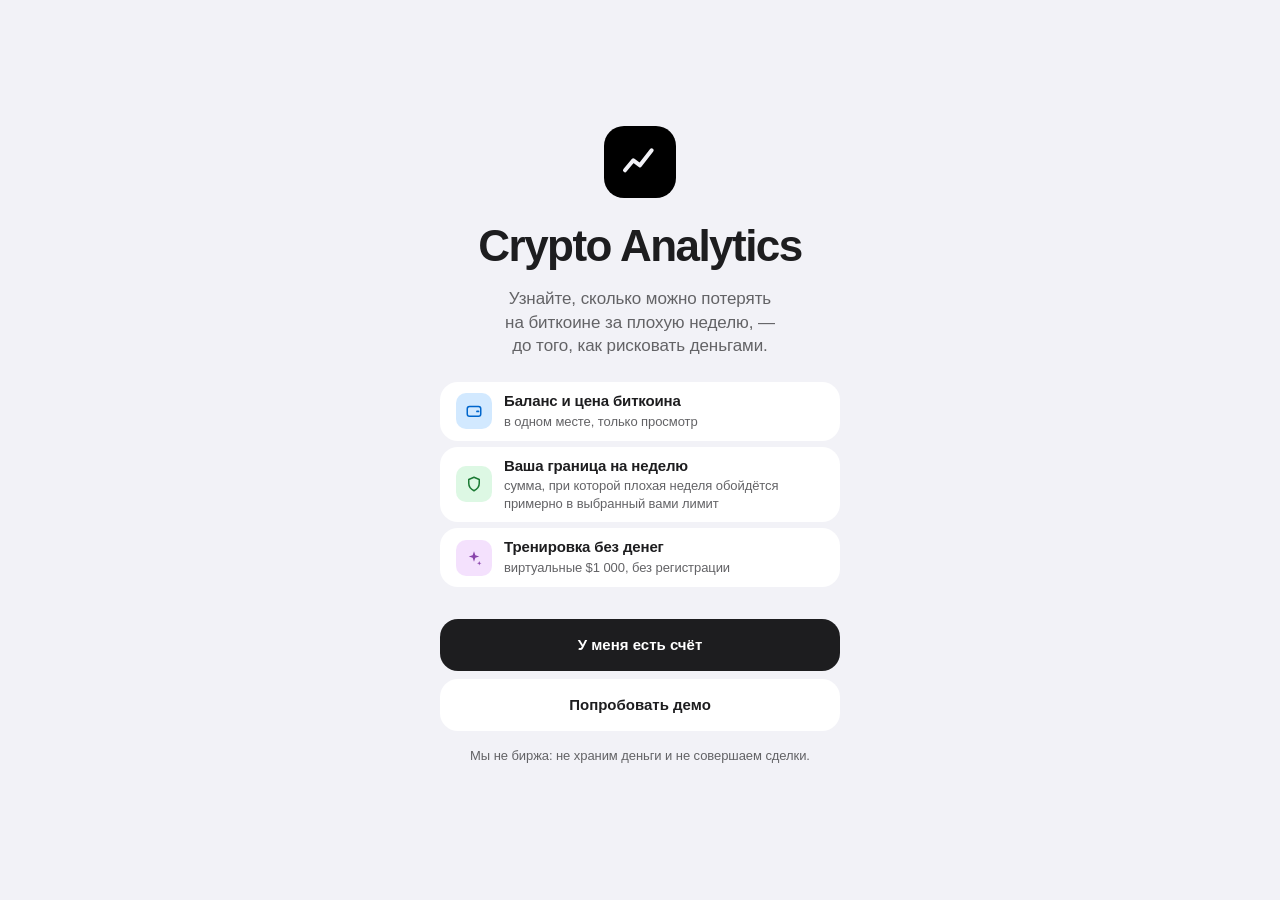
<file: index.html>
<!doctype html>
<html lang="ru">
<head>
<meta charset="utf-8">
<meta name="viewport" content="width=device-width,initial-scale=1,viewport-fit=cover,interactive-widget=resizes-content">
<meta name="color-scheme" content="dark light">
<script>try{var t=localStorage.getItem('ca-theme');if(t==='light'||t==='dark')document.documentElement.setAttribute('data-theme',t)}catch(e){}</script>
<meta name="theme-color" content="#000000">
<meta name="apple-mobile-web-app-capable" content="yes">
<meta name="apple-mobile-web-app-status-bar-style" content="black-translucent">
<meta name="description" content="Интерактивный прототип Crypto Analytics: кошельки только на просмотр, цена BTC, сумма под ваш лимит потерь за неделю, рынок и сценарии, песочница без денег, журнал и итоги недели.">
<title>Crypto Analytics</title>
<link rel="icon" href="data:image/svg+xml,%3Csvg xmlns='http://www.w3.org/2000/svg' viewBox='0 0 24 24'%3E%3Crect width='24' height='24' rx='6' fill='%23000'/%3E%3Cpath d='M5 16l4-5 3 2.5 6-7' fill='none' stroke='%23fff' stroke-width='2.4' stroke-linecap='round' stroke-linejoin='round'/%3E%3C/svg%3E">
<link rel="stylesheet" href="styles.css?v=20261021b">
</head>
<body>
<svg width="0" height="0" style="position:absolute" aria-hidden="true">
  <symbol id="logo" viewBox="0 0 24 24"><path d="M3 17l5-6 4 3 7-9" fill="none" stroke="currentColor" stroke-width="2.4" stroke-linecap="round" stroke-linejoin="round"/></symbol>
  <symbol id="mic" viewBox="0 0 24 24"><rect x="9" y="3" width="6" height="11" rx="3" fill="none" stroke="currentColor" stroke-width="2"/><path d="M5.5 11a6.5 6.5 0 0 0 13 0M12 17.5V21" fill="none" stroke="currentColor" stroke-width="2" stroke-linecap="round"/></symbol>
  <symbol id="scan" viewBox="0 0 24 24"><path d="M4 8V5a1 1 0 0 1 1-1h3M16 4h3a1 1 0 0 1 1 1v3M20 16v3a1 1 0 0 1-1 1h-3M8 20H5a1 1 0 0 1-1-1v-3M8 10h8M8 14h5" fill="none" stroke="currentColor" stroke-width="2" stroke-linecap="round"/></symbol>
  <symbol id="plus" viewBox="0 0 24 24"><path d="M12 5v14M5 12h14" fill="none" stroke="currentColor" stroke-width="2.2" stroke-linecap="round"/></symbol>
  <symbol id="lock" viewBox="0 0 24 24"><rect x="5" y="10" width="14" height="10" rx="2.5" fill="none" stroke="currentColor" stroke-width="2"/><path d="M8 10V7.5a4 4 0 0 1 8 0V10" fill="none" stroke="currentColor" stroke-width="2"/></symbol>
  <symbol id="search" viewBox="0 0 24 24"><circle cx="11" cy="11" r="6.5" fill="none" stroke="currentColor" stroke-width="2"/><path d="M16 16l4 4" stroke="currentColor" stroke-width="2" stroke-linecap="round"/></symbol>
  <symbol id="pie" viewBox="0 0 24 24"><circle cx="12" cy="12" r="8.5" fill="none" stroke="currentColor" stroke-width="2"/><path d="M12 3.5V12l6 6" fill="none" stroke="currentColor" stroke-width="2" stroke-linejoin="round"/></symbol>
  <symbol id="stack" viewBox="0 0 24 24"><ellipse cx="12" cy="6" rx="7" ry="3" fill="none" stroke="currentColor" stroke-width="2"/><path d="M5 6v6c0 1.7 3.1 3 7 3s7-1.3 7-3V6M5 12v6c0 1.7 3.1 3 7 3s7-1.3 7-3v-6" fill="none" stroke="currentColor" stroke-width="2"/></symbol>
  <symbol id="btc" viewBox="0 0 24 24"><path d="M8 5h6a3 3 0 0 1 0 6H8zm0 6h7a3.2 3.2 0 0 1 0 6.4H8zM8 5v12.4M10 3v2M13 3v2M10 17.4v2M13 17.4v2" fill="none" stroke="currentColor" stroke-width="2" stroke-linejoin="round" stroke-linecap="round"/></symbol>
  <symbol id="arr-up" viewBox="0 0 24 24"><path d="M7 17L17 7M9 7h8v8" fill="none" stroke="currentColor" stroke-width="2.6" stroke-linecap="round" stroke-linejoin="round"/></symbol>
  <symbol id="arr-dn" viewBox="0 0 24 24"><path d="M17 7L7 17M7 9v8h8" fill="none" stroke="currentColor" stroke-width="2.6" stroke-linecap="round" stroke-linejoin="round"/></symbol>
  <symbol id="spark" viewBox="0 0 24 24"><path d="M12 3l1.8 5.2L19 10l-5.2 1.8L12 17l-1.8-5.2L5 10l5.2-1.8zM19 16l.8 2.2L22 19l-2.2.8L19 22l-.8-2.2L16 19l2.2-.8z" fill="currentColor"/></symbol>
  <symbol id="layers" viewBox="0 0 24 24"><path d="M12 3l9 5-9 5-9-5zM3 13l9 5 9-5" fill="none" stroke="currentColor" stroke-width="2" stroke-linejoin="round"/></symbol>
  <symbol id="trend" viewBox="0 0 24 24"><path d="M3 17l6-6 4 4 8-8M15 7h6v6" fill="none" stroke="currentColor" stroke-width="2.2" stroke-linecap="round" stroke-linejoin="round"/></symbol>
  <symbol id="wave" viewBox="0 0 24 24"><path d="M2 12h3l2-6 4 12 3-9 2 3h6" fill="none" stroke="currentColor" stroke-width="2.2" stroke-linecap="round" stroke-linejoin="round"/></symbol>
  <symbol id="gauge" viewBox="0 0 24 24"><path d="M4 17a8 8 0 1 1 16 0" fill="none" stroke="currentColor" stroke-width="2.2" stroke-linecap="round"/><path d="M12 17l4-5" stroke="currentColor" stroke-width="2.2" stroke-linecap="round"/></symbol>
  <symbol id="chip" viewBox="0 0 24 24"><rect x="6" y="6" width="12" height="12" rx="2" fill="none" stroke="currentColor" stroke-width="2"/><path d="M9 3v3M15 3v3M9 18v3M15 18v3M3 9h3M3 15h3M18 9h3M18 15h3" stroke="currentColor" stroke-width="2" stroke-linecap="round"/></symbol>
  <symbol id="shield" viewBox="0 0 24 24"><path d="M12 3l7 3v5c0 4.5-3 8-7 10-4-2-7-5.5-7-10V6z" fill="none" stroke="currentColor" stroke-width="2" stroke-linejoin="round"/></symbol>
  <symbol id="in" viewBox="0 0 24 24"><path d="M12 4v11M7 10l5 5 5-5M5 20h14" fill="none" stroke="currentColor" stroke-width="2.2" stroke-linecap="round" stroke-linejoin="round"/></symbol>
  <symbol id="clock" viewBox="0 0 24 24"><circle cx="12" cy="12" r="8.5" fill="none" stroke="currentColor" stroke-width="2"/><path d="M12 7.5V12l3 2" fill="none" stroke="currentColor" stroke-width="2" stroke-linecap="round"/></symbol>
  <symbol id="close" viewBox="0 0 24 24"><path d="M6 6l12 12M18 6L6 18" stroke="currentColor" stroke-width="2.6" stroke-linecap="round"/></symbol>
  <symbol id="swap" viewBox="0 0 24 24"><path d="M4 8h14l-3-3M20 16H6l3 3" fill="none" stroke="currentColor" stroke-width="2.2" stroke-linecap="round" stroke-linejoin="round"/></symbol>
  <symbol id="wallet" viewBox="0 0 24 24"><rect x="3" y="6" width="18" height="13" rx="3" fill="none" stroke="currentColor" stroke-width="2"/><path d="M16 12.5h2" stroke="currentColor" stroke-width="2.4" stroke-linecap="round"/></symbol>
  <symbol id="cal" viewBox="0 0 24 24"><rect x="4" y="5" width="16" height="15" rx="3" fill="none" stroke="currentColor" stroke-width="2"/><path d="M4 10h16M9 3v4M15 3v4" stroke="currentColor" stroke-width="2" stroke-linecap="round"/></symbol>
  <symbol id="check" viewBox="0 0 24 24"><path d="M5 12.5l4.5 4.5L19 7.5" fill="none" stroke="currentColor" stroke-width="3" stroke-linecap="round" stroke-linejoin="round"/></symbol>
  <symbol id="back" viewBox="0 0 24 24"><path d="M15 5l-7 7 7 7" fill="none" stroke="currentColor" stroke-width="2.6" stroke-linecap="round" stroke-linejoin="round"/></symbol>
  <symbol id="users" viewBox="0 0 24 24"><circle cx="9" cy="8" r="3.5" fill="none" stroke="currentColor" stroke-width="2"/><path d="M2.5 20a6.5 6.5 0 0 1 13 0M16 4.5a3.5 3.5 0 0 1 0 7M18 14a6 6 0 0 1 3.5 6" fill="none" stroke="currentColor" stroke-width="2" stroke-linecap="round"/></symbol>
  <symbol id="send" viewBox="0 0 24 24"><path d="M21 3L3 10.5l7 2.5 2.5 7z" fill="none" stroke="currentColor" stroke-width="2" stroke-linejoin="round"/></symbol>
  <symbol id="export" viewBox="0 0 24 24"><path d="M12 15V4M8 8l4-4 4 4M5 13v5a2 2 0 0 0 2 2h10a2 2 0 0 0 2-2v-5" fill="none" stroke="currentColor" stroke-width="2" stroke-linecap="round" stroke-linejoin="round"/></symbol>
  <symbol id="sync" viewBox="0 0 24 24"><path d="M4 12a8 8 0 0 1 14-5.3M20 12a8 8 0 0 1-14 5.3M18 3v4h-4M6 21v-4h4" fill="none" stroke="currentColor" stroke-width="2.6" stroke-linecap="round" stroke-linejoin="round"/></symbol>
  <symbol id="info" viewBox="0 0 24 24"><circle cx="12" cy="12" r="8.5" fill="none" stroke="currentColor" stroke-width="2"/><path d="M12 11v5" stroke="currentColor" stroke-width="2.2" stroke-linecap="round"/><circle cx="12" cy="8" r="1.2" fill="currentColor"/></symbol>
  <symbol id="home" viewBox="0 0 24 24"><path d="M4 11l8-7 8 7v9h-5v-6H9v6H4z" fill="none" stroke="currentColor" stroke-width="2" stroke-linejoin="round"/></symbol>
  <symbol id="fanic" viewBox="0 0 24 24"><path d="M3 15l4-3 3 2 3-4M13 10l8-5M13 10h8M13 10l8 6" fill="none" stroke="currentColor" stroke-width="2" stroke-linecap="round" stroke-linejoin="round"/></symbol>
  <symbol id="calc" viewBox="0 0 24 24"><rect x="5" y="3" width="14" height="18" rx="3" fill="none" stroke="currentColor" stroke-width="2"/><path d="M8.5 7.5h7M9 12h.01M12 12h.01M15 12h.01M9 16h.01M12 16h.01M15 16h.01" stroke="currentColor" stroke-width="2.2" stroke-linecap="round"/></symbol>
  <symbol id="book" viewBox="0 0 24 24"><path d="M6 3h11a2 2 0 0 1 2 2v16H7a2 2 0 0 1-2-2V4a1 1 0 0 1 1-1zM5 17a2 2 0 0 1 2-2h12" fill="none" stroke="currentColor" stroke-width="2" stroke-linejoin="round"/></symbol>
  <symbol id="chart" viewBox="0 0 24 24"><path d="M4 20V4M4 20h16M8 16v-4M12 16V8M16 16v-6" fill="none" stroke="currentColor" stroke-width="2" stroke-linecap="round"/></symbol>
  <symbol id="bell" viewBox="0 0 24 24"><path d="M6 16V11a6 6 0 0 1 12 0v5l1.5 2h-15zM10 20.5a2.2 2.2 0 0 0 4 0" fill="none" stroke="currentColor" stroke-width="2" stroke-linejoin="round" stroke-linecap="round"/></symbol>
  <symbol id="gear" viewBox="0 0 24 24"><circle cx="12" cy="12" r="3" fill="none" stroke="currentColor" stroke-width="2"/><path d="M12 2.5v3M12 18.5v3M4.2 7l2.6 1.5M17.2 15.5l2.6 1.5M4.2 17l2.6-1.5M17.2 8.5L19.8 7" stroke="currentColor" stroke-width="2" stroke-linecap="round"/></symbol>
  <symbol id="moon" viewBox="0 0 24 24"><path d="M19 14.5A7.5 7.5 0 0 1 9.5 5a7.5 7.5 0 1 0 9.5 9.5z" fill="none" stroke="currentColor" stroke-width="2" stroke-linejoin="round"/></symbol>
  <symbol id="globe" viewBox="0 0 24 24"><circle cx="12" cy="12" r="8.5" fill="none" stroke="currentColor" stroke-width="2"/><path d="M3.5 12h17M12 3.5c2.5 2.6 2.5 14.4 0 17M12 3.5c-2.5 2.6-2.5 14.4 0 17" fill="none" stroke="currentColor" stroke-width="1.6"/></symbol>
  <symbol id="del" viewBox="0 0 24 24"><path d="M9 5h10a2 2 0 0 1 2 2v10a2 2 0 0 1-2 2H9l-6-7z" fill="none" stroke="currentColor" stroke-width="2" stroke-linejoin="round"/><path d="M12 9.5l5 5M17 9.5l-5 5" stroke="currentColor" stroke-width="2" stroke-linecap="round"/></symbol>
  <symbol id="chev" viewBox="0 0 24 24"><path d="M9 5l7 7-7 7" fill="none" stroke="currentColor" stroke-width="2.4" stroke-linecap="round" stroke-linejoin="round"/></symbol>
  <symbol id="eye" viewBox="0 0 24 24"><path d="M2.5 12S6 5.5 12 5.5 21.5 12 21.5 12 18 18.5 12 18.5 2.5 12 2.5 12z" fill="none" stroke="currentColor" stroke-width="2" stroke-linejoin="round"/><circle cx="12" cy="12" r="3" fill="none" stroke="currentColor" stroke-width="2"/></symbol>
  <symbol id="bookmark" viewBox="0 0 24 24"><path d="M6.5 3.5h11v17l-5.5-4-5.5 4z" fill="none" stroke="currentColor" stroke-width="2" stroke-linejoin="round"/></symbol>
  <symbol id="user" viewBox="0 0 24 24"><circle cx="12" cy="8.5" r="4" fill="none" stroke="currentColor" stroke-width="2"/><path d="M4 20.5a8 8 0 0 1 16 0" fill="none" stroke="currentColor" stroke-width="2" stroke-linecap="round"/></symbol>
  <symbol id="flow" viewBox="0 0 24 24"><path d="M4 7h11M11 3l4 4-4 4M20 17H9M13 13l-4 4 4 4" fill="none" stroke="currentColor" stroke-width="2.2" stroke-linecap="round" stroke-linejoin="round"/></symbol>
</svg>
<div id="root"></div>
<noscript><p style="padding:24px">Для прототипа нужен JavaScript.</p></noscript>
<script src="app.js?v=20261021b"></script>
</body>
</html>
</file>
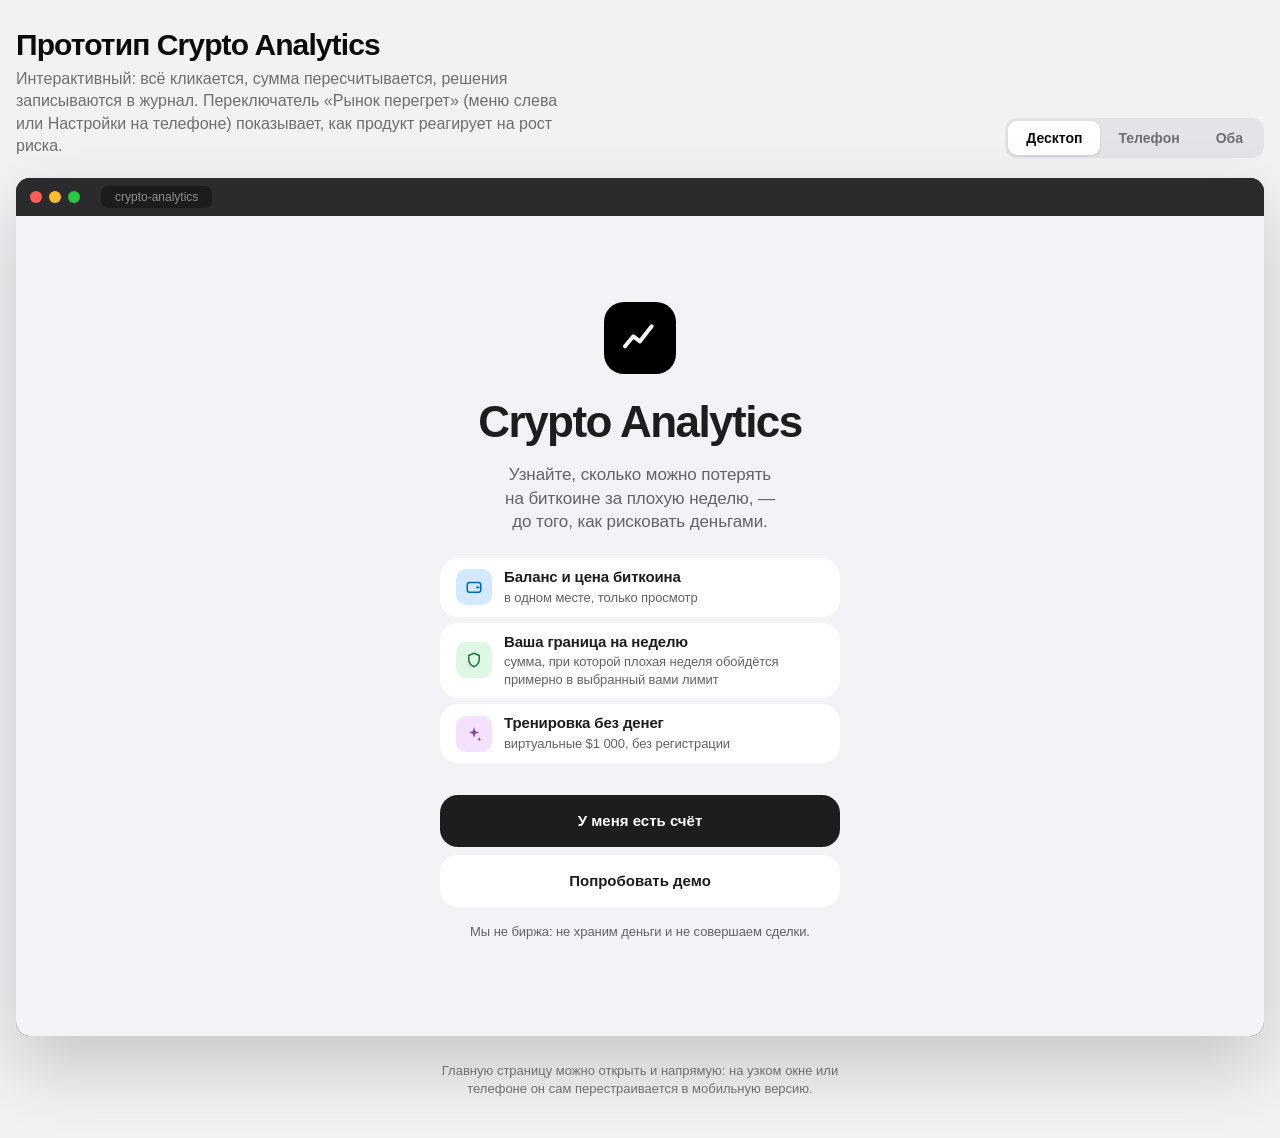
<file: preview.html>
<!doctype html>
<html lang="ru">
<head>
<meta charset="utf-8">
<meta name="viewport" content="width=device-width,initial-scale=1">
<title>Прототип Crypto Analytics</title>
<style>
/* Витрина: один и тот же app.html в окне браузера и в рамке iPhone. На телефоне сразу открываем приложение. */
:root{--bg:#f2f2f4;--ink:#0b0b0c;--mut:#6e6e73;--f:-apple-system,BlinkMacSystemFont,"SF Pro Display","Inter","Helvetica Neue",Arial,sans-serif;color-scheme:light}
*{box-sizing:border-box}
body{margin:0;background:var(--bg);color:var(--ink);font-family:var(--f);-webkit-font-smoothing:antialiased;padding:28px 16px 40px}
.wrap{max-width:1400px;margin:0 auto;display:flex;flex-direction:column;gap:20px;align-items:center}
header{width:100%;display:flex;flex-wrap:wrap;justify-content:space-between;align-items:flex-end;gap:14px}
h1{margin:0;font-size:30px;letter-spacing:-.03em}
p{margin:6px 0 0;color:var(--mut);max-width:62ch;line-height:1.4}
.seg{display:inline-flex;background:#e3e3e8;border-radius:12px;padding:3px}
.seg button{font:inherit;font-weight:600;font-size:14px;border:0;background:none;padding:9px 18px;border-radius:9px;cursor:pointer;color:var(--mut)}
.seg button.on{background:#fff;color:var(--ink);box-shadow:0 1px 3px rgba(0,0,0,.1)}
.stage{width:100%;display:flex;justify-content:center;gap:40px;flex-wrap:wrap;align-items:flex-start}
.browser{width:100%;max-width:1360px;border-radius:14px;overflow:hidden;box-shadow:0 30px 70px rgba(0,0,0,.18);background:#000}
.bbar{height:38px;background:#2b2b2e;display:flex;align-items:center;gap:7px;padding:0 14px}
.bbar i{width:12px;height:12px;border-radius:50%;background:#ff5f57}.bbar i:nth-child(2){background:#febc2e}.bbar i:nth-child(3){background:#28c840}
.bbar span{margin-left:14px;background:#1c1c1e;color:#8e8e93;font-size:12px;border-radius:7px;padding:4px 14px}
.browser iframe{display:block;width:100%;height:820px;border:0}
.phone{width:402px;height:870px;border-radius:62px;background:#000;border:12px solid #141416;box-shadow:0 0 0 2px #3a3a3c,0 40px 80px rgba(0,0,0,.25);overflow:hidden;position:relative;flex:none}
.phone::before{content:"";position:absolute;top:11px;left:50%;transform:translateX(-50%);width:120px;height:34px;border-radius:20px;background:#000;z-index:2}
.phone iframe{display:block;width:100%;height:100%;border:0;padding-top:50px;background:#000}
.hint{font-size:13px;color:var(--mut);text-align:center}
.hidden{display:none}
</style>
</head>
<body>
<div class="wrap">
  <header>
    <div><h1>Прототип Crypto Analytics</h1>
      <p>Интерактивный: всё кликается, сумма пересчитывается, решения записываются в журнал. Переключатель «Рынок перегрет» (меню слева или Настройки на телефоне) показывает, как продукт реагирует на рост риска.</p></div>
    <div class="seg" role="tablist"><button class="on" data-m="d">Десктоп</button><button data-m="p">Телефон</button><button data-m="b">Оба</button></div>
  </header>
  <div class="stage">
    <div class="browser" id="d"><div class="bbar"><i></i><i></i><i></i><span>crypto-analytics</span></div><iframe src="index.html" title="Прототип, десктоп"></iframe></div>
    <div class="phone hidden" id="p"><iframe src="index.html" title="Прототип, телефон"></iframe></div>
  </div>
  <p class="hint">Главную страницу можно открыть и напрямую: на узком окне или телефоне он сам перестраивается в мобильную версию.</p>
</div>
<script>
if (matchMedia('(max-width:700px)').matches) location.replace('index.html');
const d=document.getElementById('d'), p=document.getElementById('p');
document.querySelectorAll('.seg button').forEach(b=>b.onclick=()=>{
  document.querySelectorAll('.seg button').forEach(x=>x.classList.toggle('on',x===b));
  const m=b.dataset.m;
  d.classList.toggle('hidden',m==='p'); p.classList.toggle('hidden',m==='d');
  d.style.maxWidth = m==='b' ? '980px' : '1360px';
  d.style.flex = m==='b' ? '1 1 600px' : '';
});
</script>
</body>
</html>
</file>
<file: styles.css>
/* Crypto Analytics — прототип, редизайн 20.10.2026 (Главная с кошельками, Рынок, простые слова, подсказки терминов).
   Правила: одна крупная цифра и одно белое действие на экран; цвет — только состояние; цветная плитка — только у строк с данными,
   цвет закреплён за источником; нажимаемое — с шевроном, информационное — без вида кнопки; стекло — только у плавающих слоёв.
   Под перенос в React Native: все цвета, отступы, радиусы, шрифты и длительности — токены ниже (переедут в тему приложения);
   раскладка только flex (без grid и float), размеры в px, без опоры на hover, без селекторов соседей.
   < 900px — телефон (основная версия): плавающий док, листы снизу. ≥ 900px — десктоп: меню слева, две колонки, окна по центру. */
:root{
  /* цвет */
  --bg:#000; --card:#1c1c1e; --card-2:#2c2c2e; --card-3:#3a3a3c; --line:rgba(255,255,255,.08);
  --fg:#f5f5f7; --mut:#8e8e93; --mut-2:#48484a;
  --up:#30d158; --down:#ff453a; --orange:#ff9f0a; --blue:#0a84ff; --violet:#bf5af2; --teal:#64d2ff; --yellow:#ffd60a;
  --fg-strong:#fff; --ic:#c7c7cc; --act:#f5f5f7; --act-fg:#000; --act-hover:#fff;
  --side:#0a0a0b; --hover:rgba(255,255,255,.04); --sheet:#141416; --inp:#0f0f10;
  --scrim:rgba(0,0,0,.6); --ind:rgba(255,255,255,.12); --lift:rgba(0,0,0,.55); --hair:rgba(255,255,255,.06);
  --grid:rgba(255,255,255,.07); --fanpath:rgba(100,170,255,.22);
  --glass:rgba(28,28,30,.72); --veil:rgba(20,20,22,.72); --glow:rgba(10,132,255,.20); --chev:#636366; --err-fg:#ffd1ce;
  --banner:rgba(36,36,38,.86); --banner-mut:#d1d1d6; --legal:#e5e5ea;
  /* карточки кошелька: цвет по источнику, одинаковый в обеих темах (как в Wallet); белый текст — контраст AA */
  --w-manual-a:#3a3a3c; --w-manual-b:#1c1c1e; --w-ex-a:#0f7a55; --w-ex-b:#064030; --w-addr-a:#b4530a; --w-addr-b:#6b2d05;
  --w-sand-a:#5b3fd6; --w-sand-b:#2a1a7a; --w-fg:#fff; --w-mut:rgba(255,255,255,.78); --btc:#f7931a;
  --ex-bg:#f7f8fa; --ex-ink:#16181d; --ex-mut:#7b8190; --ex-acc:#1f9d6b; --ex-line:#e3e6eb;
  /* отступы */
  --s1:4px; --s2:8px; --s3:12px; --s4:16px; --s5:20px; --s6:24px; --s7:28px; --s8:32px;
  /* радиусы: мягче на телефоне */
  --r-sm:12px; --r-md:18px; --r-lg:24px; --r-xl:28px; --r-2xl:32px; --r-pill:999px;
  /* шрифты: 96 / 76 / 44 / 28 / 22 / 17 / 15 / 13 / 11 */
  --f:-apple-system,BlinkMacSystemFont,"SF Pro Display","SF Pro Text","Inter","Helvetica Neue",Arial,sans-serif;
  --fs-hero:76px; --fs-hero2:44px; --fs-range:36px; --fs-title:28px; --fs-h2:22px; --fs-lead:17px; --fs-body:15px; --fs-fine:13px; --fs-micro:11px;
  /* движение */
  --ease-out:cubic-bezier(0.23,1,0.32,1); --ease-in-out:cubic-bezier(0.77,0,0.175,1); --ease-drawer:cubic-bezier(0.32,0.72,0,1);
  --t-fast:160ms; --t-mid:260ms; --t-slow:400ms;
  color-scheme:dark;
}
/* светлая тема: по выбору в профиле или по системе, если выбрано «Системная» */
:root[data-theme="light"]{
  --bg:#f2f2f7; --card:#fff; --card-2:#e9e9ee; --card-3:#d9d9df; --line:rgba(0,0,0,.08);
  --fg:#1d1d1f; --mut:#636366; --mut-2:#aeaeb2;
  --up:#1b7a34; --down:#d70015; --orange:#a84f00; --blue:#0066cc; --violet:#8944ab; --teal:#00739e; --yellow:#9a6700;
  --fg-strong:#000; --ic:#6e6e73; --act:#1d1d1f; --act-fg:#fff; --act-hover:#000;
  --side:#fbfbfd; --hover:rgba(0,0,0,.04); --sheet:#f2f2f7; --inp:#fff;
  --scrim:rgba(0,0,0,.32); --ind:rgba(0,0,0,.07); --lift:rgba(0,0,0,.16); --hair:rgba(0,0,0,.06);
  --grid:rgba(0,0,0,.07); --fanpath:rgba(0,102,204,.18);
  --glass:rgba(255,255,255,.74); --veil:rgba(242,242,247,.8); --glow:rgba(0,102,204,.10); --chev:#8e8e93; --err-fg:#a1000f;
  --banner:rgba(255,255,255,.88); --banner-mut:#3a3a3c; --legal:#1d1d1f;
  color-scheme:light;
}
@media (prefers-color-scheme:light){
  :root:not([data-theme="dark"]){
    --bg:#f2f2f7; --card:#fff; --card-2:#e9e9ee; --card-3:#d9d9df; --line:rgba(0,0,0,.08);
    --fg:#1d1d1f; --mut:#636366; --mut-2:#aeaeb2;
    --up:#1b7a34; --down:#d70015; --orange:#a84f00; --blue:#0066cc; --violet:#8944ab; --teal:#00739e; --yellow:#9a6700;
    --fg-strong:#000; --ic:#6e6e73; --act:#1d1d1f; --act-fg:#fff; --act-hover:#000;
    --side:#fbfbfd; --hover:rgba(0,0,0,.04); --sheet:#f2f2f7; --inp:#fff;
    --scrim:rgba(0,0,0,.32); --ind:rgba(0,0,0,.07); --lift:rgba(0,0,0,.16); --hair:rgba(0,0,0,.06);
    --grid:rgba(0,0,0,.07); --fanpath:rgba(0,102,204,.18);
    --glass:rgba(255,255,255,.74); --veil:rgba(242,242,247,.8); --glow:rgba(0,102,204,.10); --chev:#8e8e93; --err-fg:#a1000f;
    --banner:rgba(255,255,255,.88); --banner-mut:#3a3a3c; --legal:#1d1d1f;
    color-scheme:light;
  }
}
/* смена темы: мягкое перетекание через View Transitions, где они есть */
::view-transition-old(root),::view-transition-new(root){animation-duration:280ms;animation-timing-function:ease}

*{box-sizing:border-box}
html{-webkit-tap-highlight-color:transparent;-webkit-text-size-adjust:100%;overscroll-behavior:none}
html,body{margin:0;min-height:100%}
body{background:var(--bg);color:var(--fg);font-family:var(--f);-webkit-font-smoothing:antialiased;font-size:var(--fs-body);line-height:1.45;letter-spacing:-.005em;overscroll-behavior:none;overflow-x:hidden}
h1,h2,h3,p{margin:0}
button,summary{font:inherit;color:inherit;background:none;border:0;padding:0;cursor:pointer;touch-action:manipulation;-webkit-user-select:none;user-select:none;-webkit-touch-callout:none}
input,select{font:inherit;color:inherit;font-size:16px}
:focus-visible{outline:2px solid var(--blue);outline-offset:2px;border-radius:var(--r-sm)}
svg{flex:none}
.num{font-variant-numeric:tabular-nums}
.mut{color:var(--mut)} .up{color:var(--up)} .dn{color:var(--down)} .or{color:var(--orange)}
.i{width:18px;height:18px}
.rt{flex:1;min-width:0}
[hidden]{display:none!important}

/* нажатие: отклик сразу на pointer-down (в RN — Pressable + scale) */
.press{transition:transform 120ms var(--ease-out),background-color var(--t-fast) ease,opacity var(--t-fast) ease}
.press:active{transform:scale(.97)}
@media (hover:hover) and (pointer:fine){ .press:hover{background-color:var(--hover)} .btn.w.press:hover{background:var(--act-hover)} }

/* ---------- типографика ---------- */
.hero{display:block;font-size:var(--fs-hero);font-weight:700;letter-spacing:-.045em;line-height:1;text-align:center}
.hero2{display:block;font-size:var(--fs-hero2);font-weight:700;letter-spacing:-.04em;line-height:1.05;text-align:center}
.hero-r{font-size:var(--fs-range);font-weight:700;letter-spacing:-.04em;line-height:1.05;text-align:center;white-space:nowrap}
.ttl{font-size:var(--fs-title);font-weight:700;letter-spacing:-.03em;line-height:1.1}
.lbl2{font-size:var(--fs-body);color:var(--mut);text-align:center}
.cap{font-size:var(--fs-body);color:var(--mut);line-height:1.4;text-align:center;max-width:360px;text-wrap:balance}
.was{font-size:var(--fs-fine);color:var(--mut);text-align:center}
.sec{font-size:var(--fs-fine);font-weight:600;color:var(--mut);padding:8px 4px 0;letter-spacing:0}
.fine{font-size:var(--fs-fine);color:var(--mut);line-height:1.45}
.fine.c,.c{text-align:center}
.disc{max-width:360px}
.body{font-size:var(--fs-body);line-height:1.45}
.lead{font-size:var(--fs-lead);font-weight:600;letter-spacing:-.02em;line-height:1.3}

/* ---------- каркас ---------- */
.shell{display:flex;min-height:100dvh}
.side{position:sticky;top:0;width:240px;flex:none;height:100dvh;padding:22px 12px;display:flex;flex-direction:column;gap:2px;background:var(--side);border-right:.5px solid var(--line)}
.brand{display:flex;align-items:center;gap:11px;font-weight:700;font-size:var(--fs-lead);padding:0 10px 22px;letter-spacing:-.02em}
.appic{width:34px;height:34px;border-radius:10px;background:var(--fg-strong);color:var(--bg);display:flex;align-items:center;justify-content:center;flex:none}
.appic svg{width:20px;height:20px}
.appic.big{width:72px;height:72px;border-radius:20px}
.appic.big svg{width:40px;height:40px}
.nav{display:flex;align-items:center;gap:12px;min-height:44px;padding:0 12px;border-radius:var(--r-sm);font-size:var(--fs-body);font-weight:500;color:var(--ic);width:100%;text-align:left;transition:background-color var(--t-fast) ease,color var(--t-fast) ease}
.nav.on{background:var(--card);color:var(--fg-strong)}
@media (hover:hover) and (pointer:fine){ .nav:hover{background:var(--hover)} .nav.on:hover{background:var(--card)} }
.nav.me{padding:8px 10px;min-height:56px}
.nav.me .rt b{display:block;font-size:var(--fs-body);font-weight:600;color:var(--fg)}
.nav.me .rt small{display:block;font-size:var(--fs-fine);color:var(--mut);max-width:150px;overflow:hidden;text-overflow:ellipsis;white-space:nowrap}
.side .grow{flex:1}
.main{flex:1;min-width:0;max-width:1128px;margin:0 auto;padding:28px 24px 64px}
#view{min-height:600px}

/* шапки */
.tb{display:flex;align-items:flex-end;justify-content:space-between;gap:12px;margin-bottom:var(--s5);min-height:48px}
.tbs{font-size:var(--fs-fine);color:var(--mut);margin-bottom:2px}
.tbr{display:flex;align-items:center;gap:10px}
.phonebar{display:flex;align-items:center;justify-content:space-between;margin-bottom:var(--s2)}
.asset{display:flex;align-items:center;gap:7px;height:44px;padding:0 16px 0 12px;border-radius:var(--r-pill);background:var(--card);font-size:var(--fs-body);font-weight:600}
.asset svg{width:18px;height:18px}
.ava{width:44px;height:44px;border-radius:22px;background:var(--card-2);display:flex;align-items:center;justify-content:center;font-size:var(--fs-lead);font-weight:600;flex:none}
.ava.sm{width:36px;height:36px;font-size:var(--fs-body)}
.ava.big{width:56px;height:56px;font-size:22px;background:var(--card-3)}
.nb{display:flex;align-items:center;gap:8px;margin-bottom:var(--s4);min-height:44px}
.nbt{flex:1;min-width:0;text-align:center;font-size:var(--fs-lead);font-weight:600;letter-spacing:-.02em;line-height:1.2}
.nbt small{display:block;font-size:var(--fs-fine);font-weight:400;color:var(--mut);letter-spacing:0}
.nbs{width:44px;flex:none}
.circ{width:44px;height:44px;border-radius:22px;background:var(--card);display:flex;align-items:center;justify-content:center;flex:none}
.circ svg{width:17px;height:17px}

/* раскладка экранов: две колонки 7 : 5 на десктопе, одна на телефоне */
.cols{display:flex;gap:var(--s4);align-items:flex-start;margin-bottom:var(--s4)}
.cols>*{flex:5 1 0;min-width:0}
.cols>.main-col{flex:7 1 0}
.cols.even>*{flex:1 1 0}
.cols.stretch{align-items:stretch}
.stackv{display:flex;flex-direction:column;gap:var(--s2);min-width:0}
.card{background:var(--card);border-radius:var(--r-lg);padding:var(--s5);display:flex;flex-direction:column;gap:var(--s3);min-width:0}

/* панель: на десктопе — карточка с заголовком, на телефоне — секция */
.panel{display:flex;flex-direction:column;gap:var(--s2);min-width:0}
.ph{display:flex;align-items:baseline;justify-content:space-between;gap:var(--s2);padding:var(--s2) var(--s1) 0}
.ph h3{font-size:var(--fs-fine);font-weight:600;color:var(--mut)}
.ph small{font-size:var(--fs-micro);color:var(--mut)}

/* главная карточка с одной цифрой */
.herocard{align-items:center;gap:var(--s2);padding:28px 20px 24px}
.herocard .hero,.herocard .hero2{margin:4px 0 2px}
.glow{background-image:radial-gradient(120% 70% at 50% 0%,var(--glow),transparent 70%)}
.pill{height:52px;padding:0 32px;border-radius:var(--r-pill);width:auto;margin-top:var(--s4);font-size:var(--fs-lead)}
.fd{display:inline-block;width:7px;height:7px;border-radius:4px;margin:0 5px 1px 0;vertical-align:middle;background:var(--up)}
.fd.or{background:var(--orange)}

/* строки */
.row{display:flex;align-items:center;gap:var(--s3);min-height:56px;padding:10px 16px;width:100%;text-align:left;position:relative}
.row b{display:block;font-size:var(--fs-body);font-weight:600;letter-spacing:-.01em;line-height:1.25}
.row small{display:block;font-size:var(--fs-fine);color:var(--mut);line-height:1.35;margin-top:2px}
.cl small{display:-webkit-box;-webkit-line-clamp:2;-webkit-box-orient:vertical;overflow:hidden}
.row .v{font-size:var(--fs-body);font-weight:600;text-align:right;white-space:nowrap;flex:none}
.row .v.mut{font-weight:500}
.row.formula{background:var(--hover)}
.row.formula b{font-size:var(--fs-lead);letter-spacing:-.02em}
.row.total b{font-size:var(--fs-lead)}
.row.total .v{font-size:var(--fs-lead);font-weight:700}
.chev{display:flex;align-items:center;color:var(--chev);flex:none;margin-right:-4px}
.chev svg{width:14px;height:14px}
.chev.rot svg{transform:rotate(90deg);transition:transform 200ms var(--ease-out)}
.hyp.open .chev.rot svg{transform:rotate(-90deg)}
.grp{background:var(--card);border-radius:var(--r-lg);overflow:hidden;display:flex;flex-direction:column}
.card .grp{background:var(--card-2)}
.hr{display:block;height:.5px;background:var(--line);margin-left:16px;flex:none}
.hr.in{margin-left:64px}
.cat{width:36px;height:36px;border-radius:10px;display:flex;align-items:center;justify-content:center;flex:none}
.cat svg{width:18px;height:18px}
.gl{width:36px;height:36px;display:flex;align-items:center;justify-content:center;color:var(--ic);flex:none}
.gl svg{width:21px;height:21px}
.rank{width:24px;flex:none;font-size:var(--fs-fine);color:var(--mut);text-align:center}
.tv{display:flex;flex-direction:column;align-items:flex-end;flex:none}
.tv b{font-size:var(--fs-body)} .tv small{margin-top:0;font-weight:600}
.row .tv small.up,.tv small.up{color:var(--up)} .row .tv small.dn,.tv small.dn{color:var(--down)}
.tcols{display:flex;gap:var(--s2)}
.tcols>.grp{flex:1 1 0;min-width:0}
/* цвет закреплён за источником: открытые позиции — жёлтый, направление — синий, размах — фиолетовый, плата за плечо — оранжевый, потоки — бирюзовый */
.c-or{background:rgba(255,159,10,.16);color:var(--orange)} .c-bl{background:rgba(10,132,255,.18);color:var(--blue)}
.c-vi{background:rgba(191,90,242,.18);color:var(--violet)} .c-ye{background:rgba(255,214,10,.14);color:var(--yellow)}
.c-te{background:rgba(100,210,255,.14);color:var(--teal)} .c-gy{background:rgba(142,142,147,.16);color:var(--ic)}
.c-gr{background:rgba(48,209,88,.16);color:var(--up)} .c-btc{background:rgba(247,147,26,.16);color:var(--orange)} .c-rd{background:rgba(255,69,58,.16);color:var(--down)}
.st{width:24px;height:24px;border-radius:12px;display:flex;align-items:center;justify-content:center;flex:none}
.st svg{width:13px;height:13px;color:#000}
.st.ok{background:var(--up)} .st.no{background:var(--down)} .st.wait{background:var(--card-3)} .st.wait svg{color:var(--ic)}
.pw{display:flex;gap:3px;flex:none} .pw i{width:6px;height:6px;border-radius:3px;background:var(--card-3)} .pw i.on{background:var(--ic)}
.pro{font-size:var(--fs-micro);font-weight:600;color:var(--mut);border:1px solid var(--card-3);border-radius:var(--r-pill);padding:2px 8px;flex:none}
.empty{color:var(--mut);font-size:var(--fs-body);text-align:center;padding:24px 12px;line-height:1.45}
.notice{display:flex;gap:10px;align-items:flex-start;background:var(--card-2);border-radius:var(--r-md);padding:12px 14px;font-size:var(--fs-body);line-height:1.4;text-align:left;width:100%}
.notice svg{width:18px;height:18px;color:var(--orange);margin-top:2px}

/* «что это значит для вас» — одна строка простыми словами */
.means{background:var(--card);border-radius:var(--r-md);padding:12px 16px;display:flex;flex-direction:column;gap:2px}
.means small{font-size:var(--fs-fine);color:var(--blue);font-weight:600}
.means p{font-size:var(--fs-body);line-height:1.4}

/* индекс страха и жадности: шкала — простой столбец и метка (в RN — View с процентом) */
.fg{text-align:left;gap:var(--s2)}
.fgh{display:flex;align-items:center;justify-content:space-between}
.fgh b{font-size:var(--fs-body);font-weight:600}
.fgv{display:flex;align-items:baseline;gap:var(--s2)}
.fgn{font-size:34px;font-weight:700;letter-spacing:-.03em;line-height:1}
.fgl{font-size:var(--fs-body);font-weight:600;color:var(--orange)}
.fgbar{position:relative;display:block;height:8px;border-radius:4px;background:linear-gradient(90deg,var(--down),var(--orange) 50%,var(--up));opacity:.9}
.fgbar i{position:absolute;top:-4px;width:16px;height:16px;margin-left:-8px;border-radius:8px;background:var(--fg-strong);border:3px solid var(--card)}
.fgs{display:flex;justify-content:space-between}
.fgs small{font-size:var(--fs-micro);color:var(--mut)}

/* неделя по модели — широкий блок на десктопе */
.weekcard{width:100%;text-align:left;gap:var(--s3);margin-bottom:var(--s4);padding:var(--s5) var(--s6)}
.wh{display:flex;align-items:center;gap:var(--s3)}
.wh b{display:block;font-size:var(--fs-lead);font-weight:600}
.wh small{display:block;font-size:var(--fs-fine);color:var(--mut)}
.wr{font-size:var(--fs-h2);font-weight:700;letter-spacing:-.03em}

/* сценарии */
.scencard{align-items:stretch;gap:10px;padding:24px 20px 20px}
.trio{display:flex;gap:var(--s2);text-align:center;padding:4px 0}
.trio>div{flex:1 1 0;min-width:0}
.trio b{display:block;font-size:var(--fs-title);font-weight:700;letter-spacing:-.03em;line-height:1.15}
.trio small{font-size:var(--fs-fine);color:var(--mut);line-height:1.3;display:block}
.seg{display:flex;background:var(--card);border-radius:14px;padding:3px;gap:2px}
.seg button{flex:1 1 0;min-height:44px;border-radius:11px;font-size:var(--fs-fine);font-weight:600;color:var(--mut);padding:0 6px;transition:background-color 180ms ease,color 180ms ease}
.seg button.on{background:var(--card-3);color:var(--fg)}
.segbody{margin-top:var(--s4)}
.jseg{max-width:360px}

/* решение и расчёт */
.acts{display:flex;flex-direction:column;gap:var(--s2);margin-top:var(--s2)}
.pair{display:flex;gap:var(--s2)}
.pair>.btn{flex:1 1 0;min-width:0}
.btn{display:flex;align-items:center;justify-content:center;gap:8px;width:100%;min-height:52px;border-radius:var(--r-md);padding:0 16px;text-align:center;font-size:var(--fs-body);font-weight:600;line-height:1.2}
.btn svg{width:17px;height:17px;color:var(--ic)}
.btn.w{background:var(--act);color:var(--act-fg)} .btn.d{background:var(--card)} .btn.link{background:transparent;color:var(--fg);min-height:44px;font-weight:500}
.btn.link .chev{margin-left:2px}
.btn.pill{border-radius:var(--r-pill);width:auto}
.btn.inl{width:auto;min-height:44px;flex:none;padding:0 6px;color:var(--blue);font-weight:600}
.btn:disabled{opacity:.38;cursor:not-allowed}
.btn:disabled:active{transform:none}
.card .btn.d,.sheet .btn.d{background:var(--card-2)}
.hyp{background:var(--card);border-radius:var(--r-lg);overflow:hidden}
.hyph{min-height:60px}
.hypb{display:flex;flex-direction:column;gap:10px;padding:2px 16px 16px}
.flab{font-size:var(--fs-fine);color:var(--mut)}
.chips{display:flex;flex-wrap:wrap;gap:var(--s2)}
.chips.c{justify-content:center}
.chip{min-height:44px;background:var(--card-2);border-radius:var(--r-pill);padding:0 18px;font-size:var(--fs-body);font-weight:600;transition:background-color 180ms ease,color 180ms ease,transform 120ms var(--ease-out)}
.chip.sm{min-height:44px;padding:0 14px;font-size:var(--fs-fine)}
.chip:active{transform:scale(.96)}
.chip.on{background:var(--act);color:var(--act-fg)}
.calcf{display:flex;flex-direction:column;gap:14px}
.field{display:flex;flex-direction:column;gap:var(--s2);min-width:0}
.field label{font-size:var(--fs-fine);color:var(--mut)}
.inp{display:flex;align-items:center;gap:var(--s2);background:var(--inp);border:1px solid var(--card-3);border-radius:14px;padding:0 14px;min-width:0;transition:border-color var(--t-fast) ease}
.inp:focus-within{border-color:var(--mut)}
/* width:0 + flex:1 — поле не раздувает родителя своей «естественной» шириной (причина бага с вылезающими полями) */
.inp input,.inp select{flex:1;width:0;background:transparent;border:0;outline:0;padding:13px 0;min-width:0;appearance:none}
.inp span{color:var(--mut);flex:none}
.two{display:flex;gap:10px}
.two>.field{flex:1 1 0}
.more2{display:flex;flex-direction:column;gap:14px}
.more2 summary{list-style:none;display:flex;align-items:center;justify-content:space-between;min-height:44px;font-size:var(--fs-body);font-weight:600;color:var(--fg)}
.more2 summary::-webkit-details-marker{display:none}
.more2 summary::after{content:"";width:8px;height:8px;border-right:2px solid var(--mut);border-bottom:2px solid var(--mut);transform:rotate(45deg) translateY(-3px);transition:transform 200ms var(--ease-out)}
.more2[open] summary::after{transform:rotate(-135deg)}
.more2 .field,.more2 .two{margin-bottom:14px}
.calcres{display:flex;flex-direction:column;align-items:center;gap:2px;background:var(--card);border-radius:var(--r-md);padding:14px}
.calcres span{font-size:var(--fs-title);font-weight:700;letter-spacing:-.03em}
.calcres small{font-size:var(--fs-fine);color:var(--mut);text-align:center}
input[type=range]{width:100%;accent-color:var(--act);min-height:44px}
select{background:transparent;border:0;color:var(--mut);font-size:var(--fs-body);text-align:right;min-height:44px}

/* размытие до расчёта (в RN — <BlurView> из expo-blur поверх результата) */
.veilwrap{position:relative;display:flex;flex-direction:column;gap:var(--s2);overflow:hidden;border-radius:var(--r-lg)}
.skel{padding:var(--s4);gap:var(--s3)}
.skel i{display:block;height:14px;border-radius:7px;background:var(--card-3);opacity:.6}
.veil{position:absolute;top:0;left:0;right:0;bottom:0;z-index:5;border-radius:var(--r-lg);background:var(--veil);-webkit-backdrop-filter:blur(30px);backdrop-filter:blur(30px);display:flex;align-items:flex-start;justify-content:center;padding:72px 20px 20px;transition:opacity var(--t-mid) var(--ease-out)}
.veil.out{opacity:0}
.veilc{display:flex;flex-direction:column;align-items:center;gap:var(--s2);text-align:center;max-width:320px;width:100%}
.veilc b{font-size:var(--fs-h2);font-weight:700;letter-spacing:-.025em;line-height:1.2;margin-top:var(--s2)}
.veilc small{font-size:var(--fs-fine);color:var(--mut);margin-bottom:var(--s2)}

/* журнал, итоги, архив */
.duecard{flex-direction:row;align-items:center;gap:14px;padding:16px}
.duecard b{display:block;font-size:var(--fs-body);font-weight:600}
.duecard small{display:block;font-size:var(--fs-fine);color:var(--mut)}
.duecard .btn{width:auto;flex:none;min-height:44px;border-radius:var(--r-pill);padding:0 18px}
.chartcard{padding:var(--s3) var(--s3) var(--s2)}
.pf{width:100%;height:auto;display:block}
.pf text{fill:var(--mut);font-size:9px;font-family:var(--f)}
.pf .pf-v{fill:var(--fg);font-weight:600}
.pf .pf-skip{font-size:8px}
.pf-line{fill:none;stroke:var(--blue);stroke-width:2;stroke-linejoin:round}
.pf-bar{fill:var(--card-3)} .pf-dot{fill:var(--blue)} .pf-al{fill:var(--orange);stroke:var(--card);stroke-width:2}
.legend{display:flex;flex-wrap:wrap;gap:6px 14px;padding:4px 2px 2px}
.legend span{display:flex;align-items:center;gap:6px;font-size:var(--fs-micro);color:var(--mut)}
.lg{display:block;flex:none}
.lg-line{width:14px;height:3px;border-radius:2px;background:var(--blue)}
.lg-bar{width:10px;height:10px;border-radius:3px;background:var(--card-3)}
.lg-al{width:9px;height:9px;border-radius:5px;background:var(--orange)}
.cal{display:flex;gap:5px;width:100%;margin:10px 0 4px}
.cal i{flex:1 1 0;height:22px;border-radius:6px;background:var(--up)}
.cal i.m{background:var(--down)}
.acct{flex-direction:row;align-items:center;gap:14px;padding:16px}
.acct .rt b{display:block;font-size:var(--fs-lead);font-weight:600}
.acct .rt small{display:block;font-size:var(--fs-fine);color:var(--mut)}
.toggle{width:51px;height:31px;border-radius:16px;background:var(--card-3);position:relative;flex:none;transition:background-color 200ms ease}
.toggle::after{content:"";position:absolute;top:2px;left:2px;width:27px;height:27px;border-radius:14px;background:#fff;box-shadow:0 2px 6px rgba(0,0,0,.25);transition:transform var(--t-mid) var(--ease-out)}
.toggle[aria-checked="true"]{background:var(--up)} .toggle[aria-checked="true"]::after{transform:translateX(20px)}
.toggle:disabled{opacity:.55}
.tag{display:flex;align-items:center;gap:6px;border-radius:var(--r-pill);padding:5px 11px;font-size:var(--fs-fine);font-weight:600;align-self:flex-start;flex:none}
.tag svg{width:13px;height:13px}
.c-self{align-self:center}
.t-or{background:rgba(255,159,10,.14);color:var(--orange)} .t-gr{background:rgba(48,209,88,.14);color:var(--up)} .t-gy{background:var(--card-2);color:var(--ic)}
.t-bl{background:rgba(10,132,255,.16);color:var(--blue)}
.t-out{border:1px solid var(--card-3);color:var(--ic)}

/* веер */
.fan{width:100%;height:auto;display:block;overflow:visible}
.fan text{fill:var(--mut);font-size:9px;font-family:var(--f)}
.fan.wide text{font-size:11px}
.fan line{stroke:var(--grid)} .fan .paths polyline{stroke:var(--fanpath)} .fan circle{stroke:var(--bg)}

/* ---------- стартовый экран и вход ---------- */
.land{min-height:100dvh;display:flex;align-items:center;justify-content:center;padding:calc(env(safe-area-inset-top,0px) + 24px) 24px calc(32px + env(safe-area-inset-bottom,0px))}
.lcenter{display:flex;flex-direction:column;align-items:center;gap:var(--s4);width:100%;max-width:400px;text-align:center}
.lcenter h1{font-size:34px;font-weight:700;letter-spacing:-.035em;line-height:1.1;margin-top:var(--s2)}
.lsub{font-size:var(--fs-lead);color:var(--mut);line-height:1.4;text-wrap:balance}
.lcta{width:100%;margin-top:var(--s4)}
.onb{min-height:100dvh;display:flex;align-items:center;justify-content:center;padding:calc(24px + env(safe-area-inset-top,0px)) 16px calc(24px + env(safe-area-inset-bottom,0px))}
.onb .box{width:100%;max-width:440px;display:flex;flex-direction:column;gap:var(--s4)}
.onb h1{font-size:var(--fs-title);font-weight:700;letter-spacing:-.03em;line-height:1.15;text-align:center;text-wrap:balance}
.onb .p{font-size:var(--fs-body);color:var(--mut);text-align:center;line-height:1.45}
.limline{display:flex;align-items:center;gap:var(--s3);background:var(--card);border-radius:var(--r-md);padding:10px 8px 10px 16px;min-height:60px;text-align:left}
.limline b{display:block;font-size:var(--fs-body);font-weight:600}
.limline small{display:block;font-size:var(--fs-fine);color:var(--mut)}
.onb .chips{flex-wrap:nowrap}
.onb .chip{padding:0 12px;flex:none}
.dots{display:flex;gap:6px;justify-content:center}
.dots i{width:28px;height:4px;border-radius:2px;background:var(--card-3);transition:background-color 250ms ease}
.dots i.on{background:var(--act)}
.dots.sm i{width:20px}
.pick{display:flex;align-items:center;gap:12px;background:var(--card);border-radius:var(--r-md);padding:12px 14px;min-height:60px;width:100%;text-align:left;transition:background-color 180ms ease}
.pick i{width:36px;height:36px;border-radius:10px;background:var(--card-3);display:flex;align-items:center;justify-content:center;font-style:normal;font-weight:700;font-size:var(--fs-fine);flex:none}
.pick small{display:block;font-size:var(--fs-fine);color:var(--mut)}
.pick .ck{width:22px;height:22px;border-radius:11px;border:1.5px solid var(--mut-2);flex:none;transition:background-color 180ms ease,border-color 180ms ease,box-shadow 180ms ease}
.pick.on{background:var(--card-2)}
.pick.on .ck{background:var(--act);border-color:var(--act);box-shadow:inset 0 0 0 5px var(--card-2)}
.consent{display:flex;flex-direction:column;gap:var(--s2)}
.cons{display:flex;align-items:flex-start;gap:12px;width:100%;min-height:56px;padding:14px;border-radius:var(--r-md);background:var(--card);text-align:left;font-size:var(--fs-body);line-height:1.4;color:var(--fg);transition:background-color 180ms ease}
.cons.on{background:var(--card-2)}
.box2{flex:none;width:22px;height:22px;margin-top:1px;border-radius:7px;border:1.5px solid var(--mut-2);display:flex;align-items:center;justify-content:center;transition:background-color var(--t-fast) ease,border-color var(--t-fast) ease}
.box2 svg{width:14px;height:14px;color:var(--act-fg);opacity:0;transform:scale(.7);transition:opacity var(--t-fast) ease,transform 200ms var(--ease-out)}
.cons.on .box2{background:var(--act);border-color:var(--act)}
.cons.on .box2 svg{opacity:1;transform:none}

/* ---------- движение (только transform и opacity — так же переносится в Reanimated) ---------- */
@media (prefers-reduced-motion:no-preference){
  .push{animation:pushin 340ms var(--ease-drawer) both}
  .pop{animation:popin 280ms var(--ease-drawer) both}
  .fadein{animation:fadein 240ms var(--ease-out) both}
  .onb .box.fwd{animation:pushin 340ms var(--ease-drawer) both}
  .onb .box.bwd{animation:popin 280ms var(--ease-drawer) both}
  .sw.swap{animation:swapin 260ms var(--ease-out)}
  .fan.draw .hist{stroke-dasharray:var(--len);stroke-dashoffset:var(--len);animation:draw 600ms var(--ease-out) 80ms forwards}
  .fan.draw .band,.fan.draw .paths{animation:fade 400ms ease 560ms both}
  .veil{animation:fade 300ms var(--ease-out) both}
}
@keyframes pushin{from{opacity:0;transform:translateX(24px)}}
@keyframes popin{from{opacity:.6;transform:translateX(-16px)}}
@keyframes fadein{from{opacity:0;transform:translateY(6px)}}
@keyframes swapin{from{opacity:0;transform:scale(.96)}}
@keyframes fade{from{opacity:0}}
@keyframes draw{to{stroke-dashoffset:0}}

/* ---------- слой окон ---------- */
.layer{position:fixed;top:0;left:0;right:0;bottom:0;z-index:60;display:flex;align-items:center;justify-content:center;padding:16px;pointer-events:none;visibility:hidden;transition:visibility 0s linear 260ms}
.layer.open{pointer-events:auto;visibility:visible;transition:visibility 0s}
.scrim{position:absolute;top:0;left:0;right:0;bottom:0;background:var(--scrim);opacity:0;transition:opacity 200ms ease}
.layer.open .scrim{opacity:1}
.sheet{position:relative;background:var(--sheet);border-radius:var(--r-xl);padding:24px;width:100%;max-width:480px;max-height:calc(100dvh - 32px);overflow:auto;display:flex;flex-direction:column;gap:var(--s3);box-shadow:0 30px 80px var(--lift);
  opacity:0;transform:scale(.96);transition:opacity 150ms var(--ease-out),transform 150ms var(--ease-out);overscroll-behavior:contain}
.sheet.wide{max-width:560px}
.layer.open .sheet{opacity:1;transform:none;transition-duration:200ms}
.sheet h2{font-size:var(--fs-h2);font-weight:700;letter-spacing:-.025em;text-align:center;text-wrap:balance;line-height:1.2}
.sheet h2.l{text-align:left}
.sheet .grp{background:var(--card)}
.sheet>*{flex-shrink:0}
.grab{display:none}
.money{display:flex;flex-direction:column;align-items:center;gap:2px;background:var(--card);border-radius:var(--r-md);padding:16px}
.money small{font-size:var(--fs-fine);color:var(--mut);text-align:center}
.money b{font-size:var(--fs-title);font-weight:700;letter-spacing:-.03em}
/* юридические блоки: предупреждение и раскрытие — один размер и один цвет */
.legal{background:var(--card);border-radius:var(--r-md);padding:14px 16px;font-size:var(--fs-body);line-height:1.45;color:var(--legal)}
.legal b{color:var(--fg-strong)}
.exrow{min-height:64px}

/* баннер и тост */
.banner{position:fixed;top:calc(10px + env(safe-area-inset-top,0px));left:50%;z-index:90;width:400px;max-width:calc(100% - 20px);display:flex;gap:11px;align-items:flex-start;background:var(--banner);color:var(--fg);-webkit-backdrop-filter:blur(24px) saturate(160%);backdrop-filter:blur(24px) saturate(160%);border-radius:var(--r-lg);padding:13px 14px;box-shadow:0 18px 40px var(--lift);text-align:left;
  transform:translate(-50%,-140px);transition:transform 360ms var(--ease-drawer)}
.banner.show{transform:translate(-50%,0)}
.banner .ai{width:38px;height:38px;border-radius:10px;background:#000;border:1px solid var(--card-2);display:flex;align-items:center;justify-content:center;flex:none}
.banner .ai svg{width:21px;height:21px;color:#fff}
.banner b{display:block;font-size:var(--fs-body);font-weight:600}
.banner p{font-size:var(--fs-fine);color:var(--banner-mut);line-height:1.35}
.banner .t{display:flex;gap:6px;align-items:baseline}
.banner small{font-size:var(--fs-micro);color:var(--mut);margin-left:auto;white-space:nowrap}
.toast{position:fixed;left:50%;top:calc(12px + env(safe-area-inset-top,0px));z-index:95;background:var(--act);color:var(--act-fg);border-radius:var(--r-md);padding:12px 16px;font-size:var(--fs-body);font-weight:600;line-height:1.3;display:flex;gap:8px;align-items:center;box-shadow:0 12px 30px var(--lift);width:max-content;max-width:calc(100% - 32px);
  opacity:0;transform:translate(-50%,-16px);transition:opacity 150ms ease,transform 150ms ease;pointer-events:none}
.toast.show{opacity:1;transform:translate(-50%,0);transition:opacity 200ms var(--ease-out),transform 200ms var(--ease-out)}
.toast svg{width:16px;height:16px;color:#16733a}

/* док на телефоне */
.dock{display:none}

/* ---------- десктоп ---------- */
@media (min-width:900px){
  .hide-d{display:none!important}
  .hero{font-size:96px}
  .hero2{font-size:56px}
  .hero-r{font-size:52px}
  .ttl{font-size:32px}
  .herocard{padding:40px 24px 32px;min-height:420px;justify-content:center}
  .panel{background:var(--card);border-radius:var(--r-lg);padding:var(--s2) 0 var(--s3);gap:0}
  .panel .ph{padding:var(--s3) var(--s4) var(--s2)}
  .panel .ph h3{font-size:var(--fs-lead);font-weight:600;color:var(--fg)}
  .panel .grp{background:transparent;border-radius:0}
  .panel .tcols{gap:0}
  .panel>.fine{padding:var(--s2) var(--s4) 0}
  .panel .chartcard{background:transparent;padding:var(--s2) var(--s4)}
  .panel .empty{padding:var(--s4)}
  .how .grp{background:transparent}
  .lcenter h1{font-size:44px}
}

/* ---------- телефон (основная версия) ---------- */
@media (max-width:899px){
  :root{--r-lg:26px;--r-md:20px}
  .shell{display:block}
  .side{display:none}
  .hide-m{display:none!important}
  .main{padding:calc(env(safe-area-inset-top,0px) + 10px) 16px calc(120px + env(safe-area-inset-bottom,0px))}
  .shell.deep .main{padding-bottom:calc(32px + env(safe-area-inset-bottom,0px))}
  .cols{flex-direction:column;align-items:stretch;gap:var(--s3);margin-bottom:var(--s3)}
  .cols>*,.cols>.main-col,.cols.even>*{flex:none}
  .tb{margin-bottom:var(--s4)}
  .herocard{background-color:transparent;padding:28px 8px 12px}
  .scencard{background:transparent;padding:4px 0 8px}
  .panel .ph{padding-top:var(--s3)}
  .veil{padding-top:48px}
  .dock{display:flex;position:fixed;left:0;right:0;bottom:calc(12px + env(safe-area-inset-bottom,0px));z-index:40;justify-content:center;gap:10px;padding:0 16px;pointer-events:none;transition:transform var(--t-mid) var(--ease-drawer),opacity 200ms ease}
  .shell.deep .dock{transform:translateY(140px);opacity:0}
  .dock .tabs{pointer-events:auto;display:flex;background:var(--glass);-webkit-backdrop-filter:blur(24px) saturate(180%);backdrop-filter:blur(24px) saturate(180%);border-radius:var(--r-pill);padding:5px;box-shadow:0 8px 32px var(--lift),inset 0 .5px 0 rgba(255,255,255,.10);position:relative}
  .dock .tab{position:relative;z-index:1;width:76px;height:54px;border-radius:27px;display:flex;flex-direction:column;align-items:center;justify-content:center;gap:2px;font-size:var(--fs-micro);font-weight:600;color:var(--mut);transition:color 200ms ease}
  .dock .tab svg{width:22px;height:22px}
  .dock .tab.on{color:var(--fg-strong)}
  .dock .ind{position:absolute;top:5px;left:5px;width:76px;height:54px;border-radius:27px;background:var(--ind);transition:transform 300ms var(--ease-out)}
  .dock .mic{pointer-events:auto;width:64px;height:64px;border-radius:32px;background:var(--glass);-webkit-backdrop-filter:blur(24px) saturate(180%);backdrop-filter:blur(24px) saturate(180%);display:flex;flex-direction:column;align-items:center;justify-content:center;gap:2px;font-size:var(--fs-micro);font-weight:600;color:var(--mut);box-shadow:0 8px 32px var(--lift),inset 0 .5px 0 rgba(255,255,255,.12)}
  .dock .mic svg{width:22px;height:22px;color:var(--fg)}
  .layer{align-items:flex-end;padding:0}
  .sheet{max-width:none;border-radius:var(--r-2xl) var(--r-2xl) 0 0;padding:8px 16px calc(20px + env(safe-area-inset-bottom,0px));max-height:94dvh;
    opacity:1;transform:translateY(100%);transition:transform var(--t-mid) var(--ease-drawer)}
  .layer.open .sheet{transform:translateY(0);transition:transform 420ms var(--ease-drawer)}
  .grab{display:block;width:40px;height:5px;border-radius:3px;background:var(--card-3);margin:0 auto 8px;flex:none}
  .jseg{max-width:none}
}
@media (max-width:370px){ :root{--fs-hero:64px;--fs-range:30px} .dock .tab{width:68px} .pair .btn{font-size:14px;padding:0 10px} }

/* ---------- доступность ---------- */
@media (prefers-reduced-motion:reduce){
  *,*::before,*::after{animation-duration:1ms!important;animation-iteration-count:1!important;animation-delay:0ms!important}
  .sheet,.layer.open .sheet{transform:none!important;transition:opacity 200ms ease!important}
  .layer .sheet{opacity:0} .layer.open .sheet{opacity:1}
  .banner{transition:opacity 200ms ease;transform:translate(-50%,0);opacity:0} .banner.show{opacity:1}
  .exlayer{transition:opacity 200ms ease;transform:none;opacity:0} .exlayer.show{opacity:1}
  .press:active,.chip:active{transform:none}
  .dock{transition:opacity 200ms ease} .shell.deep .dock{transform:none}
}
@media (prefers-reduced-transparency:reduce){
  .banner,.dock .tabs,.dock .mic,.veil{background:var(--card);-webkit-backdrop-filter:none;backdrop-filter:none}
}

/* ---------- биржа (другое приложение, в RN не переносится) ---------- */
.exlayer{position:fixed;top:0;left:0;right:0;bottom:0;z-index:70;overflow:auto;background:repeating-linear-gradient(135deg,#e9ebef 0 12px,#f1f2f5 12px 24px);color:var(--ex-ink);color-scheme:light;display:flex;align-items:center;justify-content:center;padding:24px 16px;
  transform:translateX(100%);transition:transform 420ms var(--ease-drawer);visibility:hidden}
.exlayer.show{transform:none;visibility:visible}
.exlayer.hiding{visibility:visible}
.exwin{width:100%;max-width:980px;background:var(--ex-bg);border-radius:18px;box-shadow:0 30px 80px rgba(0,0,0,.25);overflow:hidden;border:1.5px dashed #9aa1ad}
.exbar{display:flex;align-items:center;gap:10px;padding:12px 16px;border-bottom:1px solid var(--ex-line);background:#fff}
.exbar i{width:32px;height:32px;border-radius:9px;background:var(--ex-acc);color:#fff;display:flex;align-items:center;justify-content:center;font-style:normal;font-weight:800;flex:none}
.exbar b{font-size:15px} .exbar small{display:block;font-size:12px;color:var(--ex-mut)}
.exbar .back{flex:none;white-space:nowrap;font-size:13px;color:var(--ex-ink);display:flex;align-items:center;gap:6px;padding:9px 12px;border-radius:10px;background:#eef0f3;font-weight:600}
.exbar .back svg{width:14px;height:14px}
.exbody{display:flex;gap:16px;padding:18px;align-items:flex-start}
.exchart{flex:13 1 0;min-width:0;background:#fff;border:1px solid var(--ex-line);border-radius:14px;padding:14px;display:flex;flex-direction:column;gap:8px}
.exchart svg{width:100%;height:220px}
.expair{display:flex;justify-content:space-between;align-items:baseline}
.expair b{font-size:18px} .expair span{font-size:22px;font-weight:700}
.exform{flex:10 1 0;min-width:0;background:#fff;border:1px solid var(--ex-line);border-radius:14px;padding:14px;display:flex;flex-direction:column;gap:10px}
.extabs{display:flex;background:#eceef2;border-radius:10px;padding:3px}
.extabs button{flex:1 1 0;padding:9px 0;font-size:13px;font-weight:600;border-radius:8px;color:var(--ex-mut);transition:background-color var(--t-fast) ease,color var(--t-fast) ease}
.extabs button.on{background:#fff;color:var(--ex-ink);box-shadow:0 1px 2px rgba(0,0,0,.08)}
.exfld{border:1px solid var(--ex-line);border-radius:10px;padding:8px 12px;font-size:12px;color:var(--ex-mut);display:flex;flex-direction:column;gap:2px}
.exfld input{border:0;outline:0;background:transparent;font-size:19px;font-weight:600;color:var(--ex-ink);padding:2px 0;width:100%}
.exfld b{font-size:19px;color:var(--ex-ink)}
.exbtn{background:var(--ex-acc);color:#fff;border-radius:10px;padding:14px 0;text-align:center;font-weight:700;font-size:15px;width:100%}
.ourmod{background:#0b0b0c;color:#f5f5f7;border-radius:12px;padding:12px;display:flex;flex-direction:column;gap:8px}
.ourmod .h{display:flex;align-items:center;gap:7px;font-size:12px;color:#8e8e93}
.ourmod .h svg{width:14px;height:14px;color:#fff}
.ourmod .m{display:flex;justify-content:space-between;align-items:baseline;font-size:13px;gap:8px}
.ourmod .m b{font-size:19px}
.ourmod small{font-size:13px;color:#8e8e93;line-height:1.35}
.exzone{display:flex;flex-direction:column;gap:6px;border:1.5px dashed #9aa1ad;border-radius:12px;padding:10px 12px;font-size:12.5px}
.exzone div{display:flex;gap:8px;align-items:center}
.exzone svg{width:14px;height:14px;color:var(--ex-acc)}
@media (max-width:899px){
  .exlayer{padding:0;align-items:stretch}
  .exwin{border-radius:0;border:0;min-height:100dvh}
  .exbody{flex-direction:column;align-items:stretch;padding:12px}
  .exchart,.exform{flex:none}
  .exchart svg{height:140px}
}

/* ---------- ассистент ---------- */
.chat{display:flex;flex-direction:column;gap:10px;min-height:0}
.chathead{display:flex;align-items:center;gap:11px;padding-bottom:4px}
.chathead b{display:block;font-size:var(--fs-lead)}
.chathead small{display:block;font-size:var(--fs-fine);color:var(--mut)}
.aiava{width:38px;height:38px;border-radius:var(--r-sm);background:var(--fg-strong);color:var(--bg);display:flex;align-items:center;justify-content:center;flex:none}
.aiava svg{width:21px;height:21px}
.msgs{display:flex;flex-direction:column;gap:var(--s2);height:460px;max-height:52dvh;overflow-y:auto;overscroll-behavior:contain;padding:4px 2px;scroll-behavior:smooth}
.msg{max-width:86%;padding:10px 13px;border-radius:var(--r-md);font-size:var(--fs-body);line-height:1.42;animation:rise 240ms var(--ease-out) both;overflow-wrap:anywhere}
.msg.ai{align-self:flex-start;background:var(--card);border-bottom-left-radius:6px}
.msg.me{align-self:flex-end;background:var(--act);color:var(--act-fg);border-bottom-right-radius:6px}
.msg.err{background:rgba(255,69,58,.12);color:var(--err-fg)}
.msg.card-msg{max-width:100%;width:100%;background:transparent;padding:0;display:flex;flex-direction:column;gap:var(--s2)}
.msg b{font-weight:600}
.sugg{display:flex;flex-wrap:wrap;gap:7px;margin-top:4px}
.sugg .chip{font-size:var(--fs-fine);padding:8px 13px;text-align:left;min-height:44px}
.dots3{display:flex;gap:4px;padding:3px 0}
.dots3 i{width:7px;height:7px;border-radius:4px;background:var(--mut);animation:dot 1s ease-in-out infinite}
.dots3 i:nth-child(2){animation-delay:.15s} .dots3 i:nth-child(3){animation-delay:.3s}
@keyframes dot{0%,100%{opacity:.3;transform:translateY(0)}50%{opacity:1;transform:translateY(-3px)}}
.composer{display:flex;align-items:center;gap:var(--s2);background:var(--card);border-radius:var(--r-pill);padding:5px}
.composer input{flex:1;width:0;min-width:0;background:transparent;border:0;outline:0;padding:9px 4px}
.micin,.sendb{width:44px;height:44px;border-radius:22px;display:flex;align-items:center;justify-content:center;flex:none;position:relative}
.micin{background:var(--card-2)} .sendb{background:var(--act);color:var(--act-fg)}
.micin svg,.sendb svg{width:18px;height:18px}
.micin.on{background:var(--down);color:#fff}
.micin.on::before{content:"";position:absolute;top:-5px;left:-5px;right:-5px;bottom:-5px;border-radius:27px;border:2px solid rgba(255,69,58,.5);animation:ring 1.3s var(--ease-out) infinite}
@media (max-width:899px){ .msgs{max-height:50dvh} }
@media (prefers-reduced-motion:reduce){ .msg{animation:none} .msgs{scroll-behavior:auto} }
.understood{display:flex;flex-direction:column;gap:6px}
.understood .row{background:var(--card);border-radius:var(--r-md);min-height:52px}
.day{font-size:var(--fs-fine);color:var(--mut)}
@keyframes rise{from{opacity:0;transform:translateY(6px)}}
@keyframes ring{from{transform:scale(.85);opacity:1}to{transform:scale(1.25);opacity:0}}
[data-max]{min-width:44px;min-height:44px}

/* ---------- заставка перед стартовым экраном ---------- */
.intro{position:fixed;top:0;left:0;right:0;bottom:0;z-index:100;background:var(--bg);display:flex;align-items:center;justify-content:center;padding:16px;cursor:pointer;animation:introOut .5s var(--ease-out) 3.45s forwards}
.intro-stage{position:relative;width:100%;height:160px;animation:stageOut .5s var(--ease-out) 3.45s forwards}
.iw,.ib{position:absolute;top:0;left:0;right:0;bottom:0;display:flex;align-items:center;justify-content:center}
.iw{font-size:56px;font-weight:700;letter-spacing:-.045em;line-height:1.1;white-space:nowrap;color:var(--fg);opacity:0;animation:iword .82s var(--ease-out) calc(.2s + var(--i) * .52s) both}
.iw.acc{color:var(--blue)}
.ib{gap:10px;font-size:30px;font-weight:600;letter-spacing:-.03em;color:var(--fg);opacity:0;animation:ibrand .7s var(--ease-out) 2.45s both}
.ib svg{width:34px;height:34px;color:var(--blue);fill:none;stroke:currentColor;stroke-width:2.4;stroke-linecap:round;stroke-linejoin:round}
.ib path{stroke-dasharray:1;stroke-dashoffset:1;animation:idraw .8s var(--ease-in-out) 2.5s forwards}
.intro-skip{position:absolute;right:16px;bottom:calc(16px + env(safe-area-inset-bottom,0px));min-height:44px;background:var(--card);color:var(--mut);font-size:var(--fs-fine);font-weight:500;border-radius:var(--r-pill);padding:0 16px;opacity:0;animation:introFade .4s var(--ease-out) .8s forwards}
@media (min-width:900px){ .iw{font-size:112px} .ib{font-size:44px} .ib svg{width:48px;height:48px} }
@keyframes iword{0%{opacity:0;transform:translateY(16px) scale(.96)}38%,66%{opacity:1;transform:none}100%{opacity:0;transform:translateY(-10px) scale(1.03)}}
@keyframes ibrand{from{opacity:0;transform:scale(.96)}to{opacity:1;transform:none}}
@keyframes idraw{to{stroke-dashoffset:0}}
@keyframes introFade{to{opacity:1}}
@keyframes introOut{to{opacity:0;visibility:hidden}}
@keyframes stageOut{to{transform:scale(1.06);opacity:.4}}
/* вход стартового экрана после заставки: элементы по очереди (задержка — в style="--d") */
.land.reveal .lcenter>*{animation:lrev .6s var(--ease-out) var(--d,0ms) both}
@keyframes lrev{from{opacity:0;transform:translateY(12px)}to{opacity:1;transform:none}}
@media (prefers-reduced-motion:reduce){.intro{display:none}.land.reveal .lcenter>*{animation:none!important}}

/* ---------- редизайн 20.10: главная, кошельки, подсказки ---------- */
/* подсказка термина: видимый кружок 22px, цель нажатия 44px за счёт прозрачного поля вокруг */
.hint{position:relative;display:inline-flex;align-items:center;justify-content:center;width:22px;height:22px;margin:-2px 0 0 4px;border-radius:11px;background:var(--card-2);color:var(--mut);font-size:var(--fs-fine);font-weight:700;line-height:1;vertical-align:middle;flex:none}
.hint::before{content:"";position:absolute;top:-11px;left:-11px;right:-11px;bottom:-11px}
.card .hint,.sheet .hint{background:var(--card-3)}
.term{display:inline;color:inherit;font-weight:inherit;text-decoration:underline dotted;text-decoration-color:var(--mut);text-underline-offset:3px;padding:6px 0;margin:-6px 0;-webkit-user-select:auto;user-select:auto}
.mini{display:inline-block;font-size:var(--fs-micro);font-weight:600;border-radius:var(--r-pill);padding:1px 7px;margin-right:6px;vertical-align:1px}
.err{color:var(--down);min-height:0}
.err:empty{display:none}
.inp.bad{border-color:var(--down)}

/* карточки кошелька (в RN — LinearGradient + Pressable) */
.wstack{display:flex;flex-direction:column;gap:var(--s2)}
.wcard{position:relative;display:flex;flex-direction:column;gap:6px;width:100%;min-height:168px;padding:18px 20px;border-radius:var(--r-lg);color:var(--w-fg);text-align:left;overflow:hidden;box-shadow:0 10px 30px var(--lift);
  background:linear-gradient(135deg,var(--w-manual-a),var(--w-manual-b))}
.w-exchange{background:linear-gradient(135deg,var(--w-ex-a),var(--w-ex-b))}
.w-address{background:linear-gradient(135deg,var(--w-addr-a),var(--w-addr-b))}
.w-sand{background:linear-gradient(135deg,var(--w-sand-a),var(--w-sand-b))}
.w-empty{background:var(--card);color:var(--fg);box-shadow:none;border:1.5px dashed var(--card-3);min-height:132px;justify-content:center}
.w-empty .wsub{color:var(--mut)}
.w-empty .wic{background:var(--card-2)}
.wtop{display:flex;align-items:center;gap:10px}
.wtop b{flex:1;min-width:0;font-size:var(--fs-body);font-weight:600;overflow:hidden;text-overflow:ellipsis;white-space:nowrap}
.wic{width:32px;height:32px;border-radius:10px;background:rgba(255,255,255,.16);display:flex;align-items:center;justify-content:center;flex:none}
.wic svg{width:17px;height:17px}
.wkind{font-size:var(--fs-micro);font-weight:600;color:var(--w-mut);flex:none}
.wbal{display:block;font-size:44px;font-weight:700;letter-spacing:-.04em;line-height:1.05;margin-top:auto}
.wsub{font-size:var(--fs-fine);color:var(--w-mut);line-height:1.35}
.wtot{padding:0 4px}
.wtot b{color:var(--fg)}

/* четыре круглых действия — как в Wallet / Банке (в RN — Pressable 56×56 + подпись) */
.qas{display:flex;justify-content:space-between;gap:var(--s2);padding:var(--s2) 0}
.qa{flex:1 1 0;min-width:0;display:flex;flex-direction:column;align-items:center;gap:6px;min-height:84px;padding:4px 0;border-radius:var(--r-md)}
.qai{width:56px;height:56px;border-radius:28px;background:var(--card);display:flex;align-items:center;justify-content:center;color:var(--fg)}
.qai svg{width:24px;height:24px}
.qal{font-size:var(--fs-fine);font-weight:600;color:var(--fg);text-align:center;line-height:1.2}
.core{min-height:0}

/* «С чего начать»: шаги с номером, следующий — выделен */
.stp{width:28px;height:28px;border-radius:14px;display:flex;align-items:center;justify-content:center;flex:none;font-size:var(--fs-fine);font-weight:700;background:var(--card-2);color:var(--mut)}
.stp svg{width:14px;height:14px}
.stp.ok{background:var(--up);color:#000}
.stp.cur{background:var(--blue);color:#fff}
.coach .row.done b{color:var(--mut);font-weight:500}
.coach .row.todo b{color:var(--mut);font-weight:500}
.coach .row.next{min-height:64px}

/* решение на неделю: три варианта и одна кнопка */
.picks{display:flex;flex-direction:column;gap:var(--s2)}
.picks .pick small{margin-top:2px}
.pick:disabled{opacity:.45}

/* рынок: цена и монеты */
.coins{margin-bottom:var(--s3)}
.coins .chip{display:flex;align-items:center;gap:6px}
.coins .chip svg{width:16px;height:16px}
.coins .chip small{font-size:var(--fs-micro);font-weight:600;color:var(--mut)}
.hz{margin:2px 0 4px}

/* стартовый экран */
.lfeat{display:flex;flex-direction:column;gap:6px;width:100%;text-align:left;margin-top:var(--s2)}
.lfeat .row{background:var(--card);border-radius:var(--r-md)}
.lcta{display:flex;flex-direction:column;gap:var(--s2)}
.onb .err{text-align:center}

/* живая цена: короткий отклик на обновление */
@media (prefers-reduced-motion:no-preference){ .tick{animation:tick 320ms var(--ease-out)} }
@keyframes tick{from{opacity:.4}}
@media (min-width:900px){
  .herocard.core{min-height:0;padding:32px 24px 28px}
  .wcard{min-height:188px}
}
@media (max-width:370px){ .wbal{font-size:38px} .qai{width:52px;height:52px} }
@media (max-width:899px){
  .tcols{flex-direction:column;gap:0}
  .tcols>.grp{flex:none}
  .tcols>.grp:first-child{border-radius:var(--r-lg) var(--r-lg) 0 0}
  .tcols>.grp:last-child{border-radius:0 0 var(--r-lg) var(--r-lg)}
  .how>.fine{padding:0 4px}
}
@media (max-width:899px){ .tcols>.grp:last-child{border-top:.5px solid var(--line)} }

/* ---------- иерархия 21.10: заголовки разделов и отступы ----------
   Шкала: крупный заголовок экрана 28/32 → заголовок раздела 20/700 → строка 15/600 → подпись 13.
   Ритм: внутри блока 8–10px, между блоками 28px, заголовок к содержимому 10px. */
:root{--fs-sec:20px; --gap-sec:28px; --gap-in:10px}
.sec{font-size:var(--fs-sec);font-weight:700;color:var(--fg);letter-spacing:-.02em;line-height:1.2;padding:var(--s5) 4px 2px}
.plink{font-size:var(--fs-body);font-weight:600;color:var(--blue);min-height:44px;padding:0 4px;display:flex;align-items:center;flex:none}
.secs{gap:var(--gap-sec)}
.wblock{display:flex;flex-direction:column;gap:var(--gap-in)}
.panel.blk{gap:var(--gap-in)}
.panel.blk .ph{align-items:center;padding:0 4px;min-height:28px}
.panel.blk .ph h3{font-size:var(--fs-sec);font-weight:700;color:var(--fg);letter-spacing:-.02em;line-height:1.2}
.panel.blk .ph small{font-size:var(--fs-fine)}
.pbd{font-size:var(--fs-body);font-weight:600;color:var(--mut)}
/* на главной сумма — вторая по размеру после баланса */
.core .hero{font-size:52px}
.herocard.core{padding:24px 20px 22px}
.core .pill{margin-top:var(--s3)}
@media (min-width:900px){
  .panel.blk{background:none;border-radius:0;padding:0}
  .panel.blk .grp{background:var(--card);border-radius:var(--r-lg)}
  .core .hero{font-size:64px}
  .cols.secs{align-items:flex-start}
}
@media (max-width:899px){
  .panel .ph h3{font-size:var(--fs-sec);font-weight:700;color:var(--fg);letter-spacing:-.02em}
  .panel .ph{padding-top:var(--s5)}
  .panel.blk .ph{padding-top:0}
  .cols.secs{gap:var(--gap-sec)}
  .phonebar{min-height:44px;margin-bottom:var(--s3)}
}
/* несколько кошельков — стопкой, как в Wallet: у верхних видна только полоса с названием */
.wcard.peek{margin-bottom:-108px;box-shadow:0 -2px 12px var(--lift)}
@media (min-width:900px){ .panel.blk .tcols{gap:var(--s2)} }
/* подсказка «как читать диапазон» — один раз, до первого «Понятно» */
.notice.tip{align-items:center;background:var(--card)}
.notice.tip>svg{color:var(--blue)}
.notice.tip .rt{font-size:var(--fs-fine);line-height:1.4}
/* карточка баланса 21.10: без декоративного круга; мягкий блик сверху, низ карточки — цена биткоина */
.wcard{min-height:0;gap:4px;padding:18px 20px 14px;background-image:linear-gradient(180deg,rgba(255,255,255,.10),rgba(255,255,255,0) 55%),linear-gradient(135deg,var(--w-manual-a),var(--w-manual-b))}
.w-exchange{background-image:linear-gradient(180deg,rgba(255,255,255,.10),rgba(255,255,255,0) 55%),linear-gradient(135deg,var(--w-ex-a),var(--w-ex-b))}
.w-address{background-image:linear-gradient(180deg,rgba(255,255,255,.10),rgba(255,255,255,0) 55%),linear-gradient(135deg,var(--w-addr-a),var(--w-addr-b))}
.w-sand{background-image:linear-gradient(180deg,rgba(255,255,255,.10),rgba(255,255,255,0) 55%),linear-gradient(135deg,var(--w-sand-a),var(--w-sand-b))}
.w-empty{background-image:none}
.wcard .wbal{margin-top:var(--s4)}
.wfoot{display:flex;align-items:center;justify-content:space-between;gap:var(--s2);margin-top:var(--s3);padding-top:var(--s3);border-top:.5px solid rgba(255,255,255,.18);font-size:var(--fs-fine);color:var(--w-mut)}
.wfp{display:flex;align-items:center;gap:6px}
.wfp svg{width:14px;height:14px;color:var(--btc)}
.wfp b{color:var(--w-fg);font-weight:600}
.wfoot small{font-size:var(--fs-fine);font-weight:600}
.wfoot small.up{color:#5be584} .wfoot small.dn{color:#ff8a80}
.w-empty .wfoot{border-top-color:var(--line);color:var(--mut)} .w-empty .wfp b{color:var(--fg)}
.w-empty .wfoot small.up{color:var(--up)} .w-empty .wfoot small.dn{color:var(--down)}
.wcard.peek{margin-bottom:-90px}

/* ---------- «Как пользоваться»: обводка области, затемнение остального, подпись рядом ---------- */
:root{--tour-dim:rgba(0,0,0,.74)}
:root[data-theme="light"]{--tour-dim:rgba(0,0,0,.55)}
@media (prefers-color-scheme:light){ :root:not([data-theme="dark"]){--tour-dim:rgba(0,0,0,.55)} }
.tour{position:fixed;top:0;left:0;right:0;bottom:0;z-index:120;display:none}
.tour.on{display:block}
.tour-hole{position:absolute;top:0;left:0;width:0;height:0;border-radius:20px;pointer-events:none;
  box-shadow:0 0 0 2px rgba(255,255,255,.9),0 0 0 9999px var(--tour-dim);
  transition:transform 360ms var(--ease-out),width 360ms var(--ease-out),height 360ms var(--ease-out),border-radius 360ms var(--ease-out)}
.tour-tip{position:absolute;top:0;left:0;width:340px;background:var(--sheet);color:var(--fg);border-radius:var(--r-lg);padding:16px 16px 10px;box-shadow:0 20px 50px rgba(0,0,0,.45);
  transition:transform 360ms var(--ease-out)}
.tour.instant .tour-hole,.tour.instant .tour-tip{transition:none}
.tour-tip small{font-size:var(--fs-fine);color:var(--mut);font-weight:600}
.tour-tip b{font-size:var(--fs-lead);font-weight:700;letter-spacing:-.02em}
.tour-tip p{font-size:var(--fs-body);line-height:1.4;color:var(--fg)}
.tour-btns{display:flex;align-items:center;justify-content:space-between;gap:var(--s2);margin-top:var(--s1)}
.tour-btns .btn{width:auto;min-height:44px;padding:0 20px;border-radius:var(--r-pill)}
.tour-btns .btn.link{padding:0 8px;color:var(--mut)}
body.touring{overflow:hidden}
@media (prefers-reduced-motion:reduce){ .tour-hole,.tour-tip{transition:none} }

/* ---------- движение 21.10: вернули там, где пропало ----------
   Только opacity и transform, до 360 мс, выключается при «уменьшить движение». В RN — Reanimated entering/exiting. */
.tour-in{display:flex;flex-direction:column;gap:6px}
@media (prefers-reduced-motion:no-preference){
  /* блоки экрана вкладки — каскадом по 45 мс */
  .rise{animation:risein 380ms var(--ease-out) calc(var(--i, 0) * 45ms) both}
  /* тур: затемнение проявляется, подпись каждого шага всплывает, закрытие тает */
  .tour.on{animation:fade 220ms var(--ease-out) both}
  .tour.out{opacity:0;transition:opacity 200ms var(--ease-out)}
  .tour-in{animation:fadein 260ms var(--ease-out) both}
}
@keyframes risein{from{opacity:0;transform:translateY(10px)}}

/* ---------- главная на десктопе 21.10: два ряда по Z-схеме ----------
   Взгляд идёт слева направо сверху: баланс → сумма недели, затем вниз-влево: что требует действия → новости.
   Обе цифры — в первом экране без прокрутки; ряды одной высоты, края заголовков и карточек на одной линии. */
.home>.cols{margin-bottom:0}
@media (min-width:900px){
  .home{gap:36px}
  .hrow{align-items:stretch}
  .hrow>.panel.blk>.card{flex:1}
  /* левый край заголовков — по краю карточек, без «почти совпадающих» 4px */
  .home .panel.blk .ph{padding:0}
  /* ссылка «Все» с целью нажатия 44px не раздвигает шапку — заголовки соседних блоков на одной линии */
  .home .panel.blk .ph .plink{padding:0;margin:-8px 0}
  .home .wtot{padding:0}
  /* кошелёк тянется до высоты карточки недели — низы рядом стоящих карточек совпадают */
  .hrow .wstack{flex:1}
  .hrow .wstack>.wcard:last-child{flex:1}
  .hrow .wfoot{margin-top:auto}
  /* быстрые действия на десктопе — компактные кнопки в шапке справа, а не круги как на телефоне */
  .tb .qas{padding:0;gap:var(--s2)}
  .tb .qa{flex:none;flex-direction:row;justify-content:center;gap:8px;min-height:44px;padding:0 16px;border-radius:var(--r-pill);background:var(--card);transition:background-color var(--t-fast) ease}
  .tb .qai{width:auto;height:auto;background:none;border-radius:0}
  .tb .qai svg{width:18px;height:18px}
  .tb .qal{font-size:var(--fs-body)}
  .home .herocard.core{justify-content:center}
  /* всё в один экран: плотнее ритм, у верхних кошельков в стопке видна только полоса с названием,
     во втором ряду — по одной строке на заголовок и подпись (полный текст — по нажатию) */
  .shell:has(.home) .main{padding-top:20px;padding-bottom:20px}
  .shell:has(.home) .tb{margin-bottom:var(--s3)}
  .home{gap:var(--s6)}
  .hrow .wcard.peek{flex:none;margin-bottom:-96px}
  .home .herocard.core{padding:24px 24px 20px}
  .home .core .pill{margin-top:var(--s2)}
  .hrow2 .row{min-height:48px;padding-top:8px;padding-bottom:8px}
  .hrow2 .row b,.hrow2 .row small{white-space:nowrap;overflow:hidden;text-overflow:ellipsis}
  .hrow2 .cl small{display:block}
  .hrow2 .coach .row.next{min-height:56px}

@media (min-width:900px) and (hover:hover) and (pointer:fine){ .tb .qa:hover{background:var(--card-2)} }

/* колонки начинаются с одной линии: у первого заголовка колонки нет отступа сверху (Профиль, Рынок, Расчёт) */
@media (min-width:900px){ .cols>.stackv>.sec:first-child{padding-top:0} }

/* невысокий экран ноутбука (Mac с вкладками и Dock — около 650px видимой высоты, ниже 720px): главная всё ещё без прокрутки */
@media (min-width:900px) and (max-height:719px){
  .shell:has(.home) .main{padding-top:12px;padding-bottom:12px}
  .shell:has(.home) .tb{min-height:44px;margin-bottom:var(--s2)}
  .shell:has(.home) .tbs{display:none}
  .home{gap:var(--s4)}
  .home .panel.blk{gap:var(--s2)}
  .home .herocard.core{padding:16px 24px 14px;gap:4px}
  .home .core .hero{font-size:52px}
  .home .core .pill{height:44px;margin-top:4px}
  .hrow .wcard.peek{margin-bottom:-104px}
  .hrow2 .row{min-height:42px;padding-top:5px;padding-bottom:5px}
  .hrow2 .coach .row.next{min-height:50px}
}
</file>
